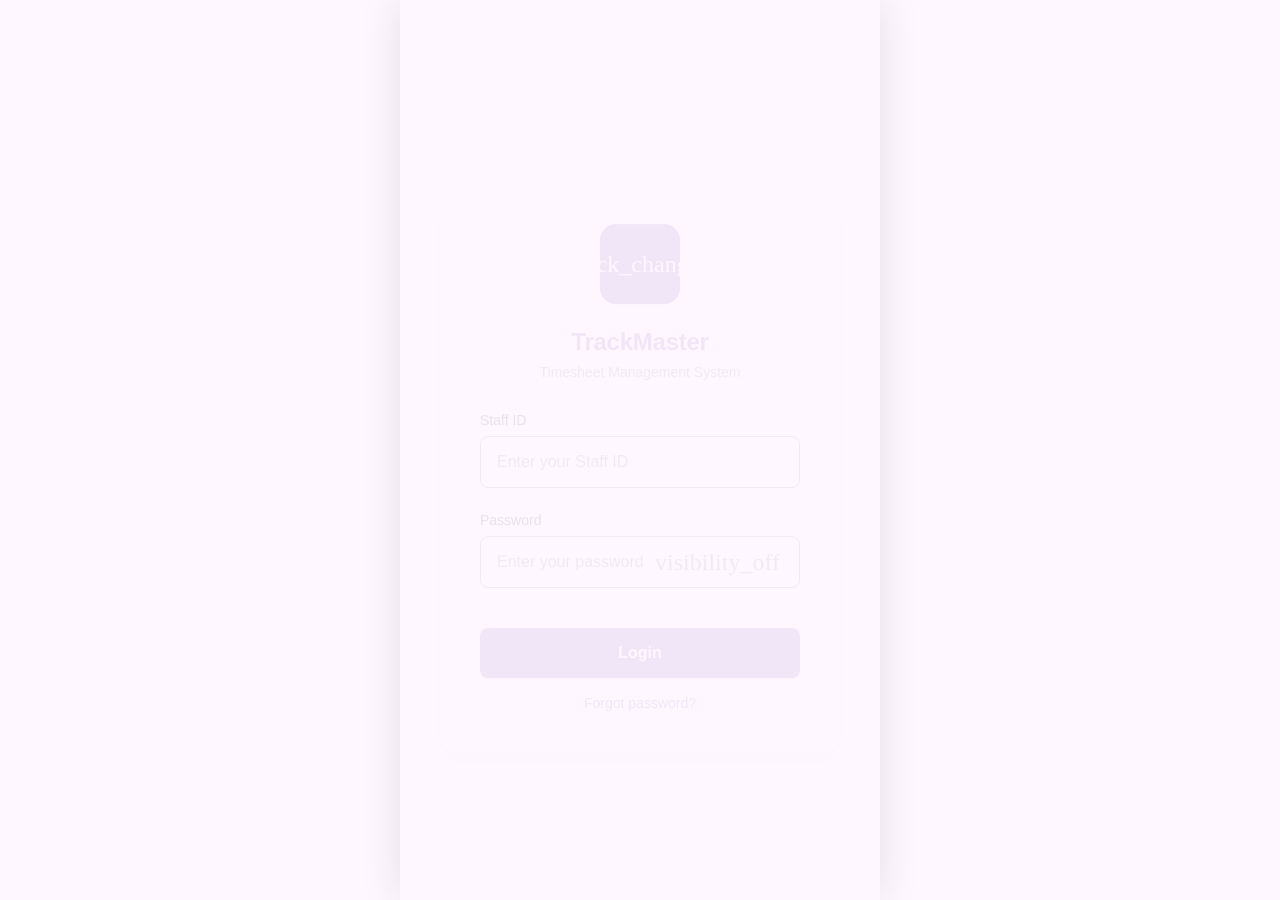
<file: index.html>
<!DOCTYPE html>
<html lang="en">
<head>
  <base target="_top">
  <meta charset="UTF-8">
  <meta name="viewport" content="width=device-width, initial-scale=1.0, maximum-scale=1.0, user-scalable=no, viewport-fit=cover">
  <meta name="theme-color" content="#6750A4">
  <meta name="apple-mobile-web-app-capable" content="yes">
  <meta name="apple-mobile-web-app-status-bar-style" content="black-translucent">
  <meta name="apple-mobile-web-app-title" content="TrackMaster">
  
  <link rel="manifest" href="manifest.json">
  <link rel="icon" type="image/png" sizes="192x192" href="https://www.gstatic.com/images/branding/product/1x/drive_2020q4_192dp.png">
  <link rel="apple-touch-icon" href="https://www.gstatic.com/images/branding/product/1x/drive_2020q4_192dp.png">
  
  <!-- Preconnect for faster loading -->
  <link rel="preconnect" href="https://fonts.googleapis.com">
  <link rel="preconnect" href="https://fonts.gstatic.com" crossorigin>
  <link rel="preconnect" href="https://script.google.com">
  <link rel="dns-prefetch" href="https://script.google.com">
  
  <link href="https://fonts.googleapis.com/css2?family=Inter:wght@300;400;500;600;700&display=swap" rel="stylesheet">
  <link href="https://fonts.googleapis.com/icon?family=Material+Icons+Round" rel="stylesheet">
  <link rel="stylesheet" href="https://cdnjs.cloudflare.com/ajax/libs/font-awesome/6.4.0/css/all.min.css">
  <link rel="stylesheet" href="style.css">
  
  <style>
    /* Additional styles */
    .filter-bar {
      display: flex;
      gap: 10px;
      margin-bottom: 20px;
      overflow-x: auto;
      padding: 5px 0;
    }
    
    .filter-chip {
      padding: 8px 16px;
      border-radius: 20px;
      background: var(--surface-container);
      border: none;
      cursor: pointer;
      white-space: nowrap;
      font-size: 14px;
    }
    
    .filter-chip.active {
      background: var(--primary);
      color: white;
    }
    
    .badge {
      background: var(--primary-light);
      color: var(--primary);
      padding: 4px 8px;
      border-radius: 12px;
      font-size: 12px;
    }
    
    .activity-item.pending {
      border-left-color: var(--warning);
    }
    
    .report-types {
      display: grid;
      grid-template-columns: repeat(2, 1fr);
      gap: 12px;
      margin-bottom: 24px;
    }
    
    .report-type-card {
      background: var(--white);
      border-radius: var(--radius);
      padding: 20px;
      box-shadow: var(--shadow);
      text-align: center;
      cursor: pointer;
      transition: all 0.2s;
      border: 2px solid transparent;
    }
    
    .report-type-card.selected {
      border-color: var(--primary);
      background: var(--primary-light);
    }
    
    .report-icon {
      width: 48px;
      height: 48px;
      border-radius: 12px;
      background: var(--primary-light);
      color: var(--primary);
      display: flex;
      align-items: center;
      justify-content: center;
      margin: 0 auto 12px;
      font-size: 20px;
    }
    
    .report-type-card.selected .report-icon {
      background: var(--primary);
      color: white;
    }
    
    .date-range {
      display: grid;
      grid-template-columns: 1fr 1fr;
      gap: 12px;
    }
    
    .format-options {
      display: flex;
      gap: 12px;
      margin-top: 8px;
    }
    
    .format-option {
      flex: 1;
      padding: 12px;
      border: 2px solid var(--outline);
      border-radius: 8px;
      text-align: center;
      cursor: pointer;
      transition: all 0.2s;
    }
    
    .format-option.selected {
      border-color: var(--primary);
      background: var(--primary-light);
    }
    
    .format-icon {
      font-size: 24px;
      margin-bottom: 8px;
      color: var(--outline);
    }
    
    .format-option.selected .format-icon {
      color: var(--primary);
    }
    
    .report-preview {
      background: var(--surface-container);
      border-radius: var(--radius-md);
      padding: 20px;
      margin-bottom: 24px;
    }
    
    .preview-header {
      display: flex;
      justify-content: space-between;
      align-items: center;
      margin-bottom: 16px;
    }
    
    .preview-content {
      max-height: 300px;
      overflow-y: auto;
      border: 1px solid var(--outline);
      border-radius: 8px;
      padding: 12px;
      background: var(--surface);
    }
    
    .preview-table {
      width: 100%;
      border-collapse: collapse;
      font-size: 12px;
    }
    
    .preview-table th {
      background: var(--primary-light);
      color: var(--primary);
      padding: 8px;
      text-align: left;
      border-bottom: 2px solid var(--primary);
    }
    
    .preview-table td {
      padding: 8px;
      border-bottom: 1px solid var(--outline);
    }
    
    .recent-reports {
      background: var(--surface-container);
      border-radius: var(--radius-md);
      padding: 20px;
      margin-top: 24px;
    }
    
    .reports-list {
      display: flex;
      flex-direction: column;
      gap: 12px;
      margin-top: 16px;
    }
    
    .report-item {
      display: flex;
      align-items: center;
      gap: 12px;
      padding: 12px;
      background: var(--surface);
      border-radius: 8px;
      cursor: pointer;
    }
    
    .report-item-icon {
      width: 40px;
      height: 40px;
      border-radius: 8px;
      background: var(--primary-light);
      color: var(--primary);
      display: flex;
      align-items: center;
      justify-content: center;
    }
    
    .report-item-info {
      flex: 1;
    }
    
    .report-item-name {
      font-weight: 600;
      font-size: 14px;
      margin-bottom: 2px;
    }
    
    .report-item-details {
      display: flex;
      gap: 12px;
      font-size: 12px;
      color: var(--outline);
    }
    
    .action-btn {
      width: 32px;
      height: 32px;
      border-radius: 50%;
      background: var(--surface);
      border: none;
      color: var(--outline);
      cursor: pointer;
    }
    
    .more-menu {
      display: flex;
      flex-direction: column;
      gap: var(--spacing-sm);
    }
    
    .more-item {
      display: flex;
      align-items: center;
      gap: var(--spacing-lg);
      padding: var(--spacing-lg);
      background: var(--surface-container);
      border-radius: var(--radius-md);
      cursor: pointer;
    }
    
    .more-icon {
      width: 40px;
      height: 40px;
      border-radius: var(--radius-full);
      background: var(--primary-light);
      color: var(--primary);
      display: flex;
      align-items: center;
      justify-content: center;
    }
    
    .more-content {
      flex: 1;
    }
    
    .more-title {
      font-weight: 600;
      margin-bottom: 4px;
    }
    
    .more-subtitle {
      font-size: 12px;
      color: var(--outline);
    }
    
    .info-grid {
      display: flex;
      flex-direction: column;
      gap: var(--spacing-sm);
    }
    
    .info-row {
      display: flex;
      justify-content: space-between;
      padding: var(--spacing-sm) 0;
      border-bottom: 1px solid var(--outline);
    }
    
    .error-container {
      text-align: center;
      padding: 40px 20px;
    }
    
    .error-icon {
      font-size: 48px;
      color: var(--error);
      margin-bottom: 16px;
    }
    
    .retry-button {
      margin-top: 20px;
    }
  </style>
</head>
<body>
  <div id="app">
    <div class="app-shell">
      <!-- App Bar -->
      <div class="app-bar">
        <div class="app-bar-content">
          <div class="app-title">TrackMaster</div>
        </div>
        <div class="app-actions">
          <button class="icon-button" onclick="refreshData()" title="Refresh">
            <span class="material-icons-round">refresh</span>
          </button>
          <button class="icon-button" onclick="showNotifications()" title="Notifications">
            <span class="material-icons-round">notifications</span>
          </button>
          <button class="icon-button" onclick="logout()" title="Logout">
            <span class="material-icons-round">logout</span>
          </button>
        </div>
      </div>
      
      <!-- Offline Indicator -->
      <div id="offlineIndicator" class="offline-indicator" style="display: none;">
        <span class="material-icons-round">cloud_off</span>
        You're offline
      </div>
      
      <!-- Main Content -->
      <div class="main-content">
        <div class="page-container">
          <div class="page" id="currentPage"></div>
        </div>
      </div>
      
      <!-- Floating Action Button -->
      <button class="fab" onclick="window.location.href='newactivity.html'" title="New Activity">
        <span class="material-icons-round">add</span>
      </button>
      
      <!-- Bottom Navigation -->
      <div class="bottom-nav">
        <a href="#" class="nav-item" onclick="navigateTo('home'); return false;">
          <span class="material-icons-round nav-icon">home</span>
          <span class="nav-label">Home</span>
        </a>
        <a href="#" class="nav-item" onclick="navigateTo('myactivity'); return false;">
          <span class="material-icons-round nav-icon">list_alt</span>
          <span class="nav-label">Activity</span>
        </a>
        <a href="#" class="nav-item" onclick="navigateTo('myteam'); return false;">
          <span class="material-icons-round nav-icon">groups</span>
          <span class="nav-label">Team</span>
        </a>
        <a href="#" class="nav-item" onclick="navigateTo('reports'); return false;">
          <span class="material-icons-round nav-icon">download</span>
          <span class="nav-label">Reports</span>
        </a>
        <a href="#" class="nav-item" onclick="navigateTo('more'); return false;">
          <span class="material-icons-round nav-icon">more_horiz</span>
          <span class="nav-label">More</span>
        </a>
      </div>
    </div>
    
    <!-- Install Prompt -->
    <div id="installPrompt" class="install-prompt" style="display: none;">
      <div class="install-header">
        <div class="install-icon">
          <span class="material-icons-round">install_mobile</span>
        </div>
        <div>
          <div class="install-title">Install TrackMaster</div>
          <div class="install-subtitle">Add to home screen</div>
        </div>
      </div>
      <div class="install-actions">
        <button class="btn btn-primary" style="flex: 1;" onclick="installApp()">Install</button>
        <button class="btn btn-secondary" style="flex: 1;" onclick="dismissInstall()">Not Now</button>
      </div>
    </div>
    
    <!-- Loading Overlay -->
    <div class="loading-overlay" id="loading">
      <div class="spinner"></div>
      <div id="loadingText">Loading...</div>
    </div>
    
    <!-- Toast Container -->
    <div class="toast-container" id="toastContainer"></div>
  </div>
  
  <script src="api.js"></script>
  <script>
    // App State
    const appState = {
      currentUser: null,
      isOnline: navigator.onLine,
      deferredPrompt: null,
      currentPage: 'home',
      offlineActivities: JSON.parse(localStorage.getItem('offlineActivities') || '[]'),
      recentReports: JSON.parse(localStorage.getItem('recentReports') || '[]'),
      reportType: 'weekly',
      format: 'pdf',
      previewData: null
    };
    
    // Page Cache
    const pageCache = new Map();
    
    // Check authentication
    function checkAuth() {
      const savedUser = localStorage.getItem('trackmaster_user');
      const sessionUser = sessionStorage.getItem('trackmaster_session');
      
      if (savedUser) {
        try {
          const userData = JSON.parse(savedUser);
          if (Date.now() < (userData.expiry || 0)) {
            appState.currentUser = userData;
            return true;
          }
        } catch (e) {}
      } else if (sessionUser) {
        try {
          appState.currentUser = JSON.parse(sessionUser);
          return true;
        } catch (e) {}
      }
      
      window.location.href = 'login.html';
      return false;
    }
    
    // Initialize App
    async function initApp() {
      if (!checkAuth()) return;
      
      setupEventListeners();
      registerServiceWorker();
      
      const hash = window.location.hash.substring(1);
      const initialPage = hash || 'home';
      
      updateActiveNav(initialPage);
      await navigateTo(initialPage, false);
      
      setTimeout(checkInstallPrompt, 3000);
    }
    
    // Register Service Worker
    function registerServiceWorker() {
      if ('serviceWorker' in navigator) {
        navigator.serviceWorker.register('sw.js').catch(err => {
          console.log('ServiceWorker registration failed:', err);
        });
      }
    }
    
    // Setup event listeners
    function setupEventListeners() {
      window.addEventListener('online', () => {
        appState.isOnline = true;
        document.getElementById('offlineIndicator').style.display = 'none';
        showToast('You are back online!', 'success');
        syncOfflineActivities();
      });
      
      window.addEventListener('offline', () => {
        appState.isOnline = false;
        document.getElementById('offlineIndicator').style.display = 'flex';
        showToast('You are offline', 'warning');
      });
      
      window.addEventListener('popstate', (e) => {
        const page = e.state?.page || 'home';
        navigateTo(page, false);
      });
      
      window.addEventListener('beforeinstallprompt', (e) => {
        e.preventDefault();
        appState.deferredPrompt = e;
      });
    }
    
    // Update active navigation
    function updateActiveNav(page) {
      const navMap = { home: 0, myactivity: 1, myteam: 2, reports: 3, more: 4 };
      document.querySelectorAll('.nav-item').forEach((item, index) => {
        if (index === navMap[page]) {
          item.classList.add('active');
        } else {
          item.classList.remove('active');
        }
      });
    }
    
    // Navigation
    async function navigateTo(page, addToHistory = true) {
      event?.preventDefault();
      
      appState.currentPage = page;
      updateActiveNav(page);
      
      if (addToHistory) {
        history.pushState({ page }, '', '#' + page);
      }
      
      const container = document.getElementById('currentPage');
      
      // Show loading
      container.innerHTML = `
        <div class="card">
          <div class="loading">Loading...</div>
        </div>
      `;
      
      await loadPageContent(page);
    }
    
    // Load page content
    async function loadPageContent(page) {
      const container = document.getElementById('currentPage');
      
      try {
        let html = '';
        
        switch(page) {
          case 'home':
            html = await loadDashboard();
            break;
          case 'myactivity':
            html = await loadMyActivity();
            break;
          case 'myteam':
            html = await loadMyTeam();
            break;
          case 'reports':
            html = loadReports();
            break;
          case 'more':
            html = loadMore();
            break;
        }
        
        pageCache.set(page, html);
        container.innerHTML = html;
        
        // Initialize page-specific functions
        if (page === 'reports') initReportsPage();
        
      } catch (error) {
        console.error('Error loading page:', error);
        container.innerHTML = `
          <div class="card error-container">
            <span class="material-icons-round error-icon">error</span>
            <h3>Failed to Load</h3>
            <p style="color: var(--outline); margin: 16px 0;">${error.message || 'Unknown error'}</p>
            <button class="btn btn-primary retry-button" onclick="navigateTo('${page}')">
              Retry
            </button>
          </div>
        `;
      }
    }
    
    // Load Dashboard
    async function loadDashboard() {
      if (!appState.currentUser) return '<div class="card">Please login</div>';
      
      try {
        const result = await API.getDashboardStats(appState.currentUser.staffId);
        
        if (result.success) {
          const stats = result.stats || {};
          return `
            <div class="card">
              <div class="card-header">
                <h3 class="card-title">
                  <span class="material-icons-round">dashboard</span>
                  Welcome, ${escapeHtml(appState.currentUser.name)}
                </h3>
              </div>
              <div class="stats-grid">
                <div class="stat-card">
                  <div class="stat-value">${stats.weekly || 0}</div>
                  <div class="stat-label">This Week</div>
                </div>
                <div class="stat-card">
                  <div class="stat-value">${stats.monthly || 0}</div>
                  <div class="stat-label">This Month</div>
                </div>
                <div class="stat-card">
                  <div class="stat-value">${stats.total || 0}</div>
                  <div class="stat-label">Total</div>
                </div>
                <div class="stat-card">
                  <div class="stat-value">${stats.pending || 0}</div>
                  <div class="stat-label">Pending</div>
                </div>
              </div>
            </div>
          `;
        }
        return '<div class="card">No data available</div>';
      } catch (error) {
        console.error('Dashboard error:', error);
        return '<div class="card">Error loading dashboard</div>';
      }
    }
    
    // Load My Activity - FIXED
    async function loadMyActivity() {
      if (!appState.currentUser) return '<div class="card">Please login</div>';
      
      try {
        console.log('Loading activities for:', appState.currentUser.staffId);
        const result = await API.getUserActivities(appState.currentUser.staffId, 'all');
        console.log('Activities result:', result);
        
        if (result.success && result.activities && result.activities.length > 0) {
          // Group by month
          const grouped = {};
          result.activities.forEach(activity => {
            if (!activity.date) return;
            const date = new Date(activity.date);
            const monthYear = date.toLocaleString('default', { month: 'long', year: 'numeric' });
            if (!grouped[monthYear]) grouped[monthYear] = [];
            grouped[monthYear].push(activity);
          });
          
          let html = `
            <div class="filter-bar">
              <button class="filter-chip active" onclick="filterActivities('all')">All</button>
              <button class="filter-chip" onclick="filterActivities('weekly')">This Week</button>
              <button class="filter-chip" onclick="filterActivities('monthly')">This Month</button>
            </div>
          `;
          
          Object.entries(grouped).forEach(([month, activities]) => {
            html += `
              <div class="card">
                <div class="card-header">
                  <h3 class="card-title">${month}</h3>
                  <span class="badge">${activities.length} activities</span>
                </div>
                <div class="activity-list">
                  ${activities.map(a => `
                    <div class="activity-item ${a.status === 'Pending Approval' ? 'pending' : ''}" onclick="editActivity('${a.rowId}')">
                      <div class="activity-header">
                        <span class="activity-date">${a.date || 'No date'}</span>
                        <span class="activity-day" style="color: ${a.status === 'Approved' ? 'var(--success)' : 'var(--warning)'}">
                          ${a.status || 'Unknown'}
                        </span>
                      </div>
                      <div class="activity-description">${escapeHtml(a.description || 'No description')}</div>
                      <div class="activity-meta">
                        ${a.location ? `
                          <span class="activity-meta-item">
                            <span class="material-icons-round">location_on</span>
                            ${a.location}
                          </span>
                        ` : ''}
                        <span class="activity-meta-item">
                          <span class="material-icons-round">groups</span>
                          ${a.teamMembers?.length || 1} member(s)
                        </span>
                      </div>
                    </div>
                  `).join('')}
                </div>
              </div>
            `;
          });
          
          return html;
        }
        
        // No activities
        return `
          <div class="card">
            <div style="text-align: center; padding: 40px 20px;">
              <span class="material-icons-round" style="font-size: 48px; color: var(--outline);">assignment</span>
              <h3>No Activities Found</h3>
              <p style="color: var(--outline); margin: 20px 0;">Start by adding your first activity</p>
              <button class="btn btn-primary" onclick="window.location.href='newactivity.html'">
                <span class="material-icons-round">add</span>
                Add New Activity
              </button>
            </div>
          </div>
        `;
      } catch (error) {
        console.error('Activity error:', error);
        return `
          <div class="card error-container">
            <span class="material-icons-round error-icon">error</span>
            <h3>Failed to Load Activities</h3>
            <p style="color: var(--outline); margin: 16px 0;">${error.message}</p>
            <button class="btn btn-primary retry-button" onclick="loadPageContent('myactivity')">
              Retry
            </button>
          </div>
        `;
      }
    }
    
    // Load My Team - FIXED with all columns
    async function loadMyTeam() {
      try {
        console.log('Loading team members...');
        const result = await API.getTeamMembers();
        console.log('Team result:', result);
        
        if (result.success && result.members && result.members.length > 0) {
          return `
            <div class="card">
              <div class="card-header">
                <h3 class="card-title">
                  <span class="material-icons-round">groups</span>
                  Team Members (${result.members.length})
                </h3>
              </div>
              <div class="team-grid">
                ${result.members.map(member => `
                  <div class="team-member">
                    <div class="member-header">
                      <div class="member-avatar" style="background: ${getAvatarColor(member.staffId || '')}">
                        ${getInitials(member.name)}
                      </div>
                      <div class="member-info">
                        <h4>${escapeHtml(member.name || 'Unknown')}</h4>
                        <div class="member-role">${escapeHtml(member.designation || 'Team Member')}</div>
                      </div>
                    </div>
                    <div style="margin-top: 12px; font-size: 13px;">
                      <div style="margin-bottom: 4px;"><strong>ID:</strong> ${escapeHtml(member.staffId || 'N/A')}</div>
                      <div style="margin-bottom: 4px;"><strong>Contact:</strong> ${escapeHtml(member.contactNo || 'N/A')}</div>
                      <div style="margin-bottom: 4px;"><strong>Email:</strong> ${escapeHtml(member.email || 'N/A')}</div>
                      <div><strong>Role:</strong> ${escapeHtml(member.role || 'User')}</div>
                    </div>
                  </div>
                `).join('')}
              </div>
            </div>
          `;
        }
        
        return `
          <div class="card">
            <div style="text-align: center; padding: 40px;">
              <span class="material-icons-round" style="font-size: 48px; color: var(--outline);">groups</span>
              <h3>No Team Members Found</h3>
            </div>
          </div>
        `;
      } catch (error) {
        console.error('Team error:', error);
        return `
          <div class="card error-container">
            <span class="material-icons-round error-icon">error</span>
            <h3>Failed to Load Team</h3>
            <p style="color: var(--outline); margin: 16px 0;">${error.message}</p>
            <button class="btn btn-primary retry-button" onclick="loadPageContent('myteam')">
              Retry
            </button>
          </div>
        `;
      }
    }
    
    // Filter activities
    async function filterActivities(filter) {
      document.querySelectorAll('.filter-chip').forEach(chip => {
        chip.classList.remove('active');
      });
      event.target.classList.add('active');
      
      document.getElementById('loading').style.display = 'flex';
      
      try {
        const result = await API.getUserActivities(appState.currentUser.staffId, filter);
        
        if (result.success) {
          pageCache.delete('myactivity');
          await loadPageContent('myactivity');
        }
      } catch (error) {
        showToast('Error filtering activities', 'error');
      } finally {
        document.getElementById('loading').style.display = 'none';
      }
    }
    
// Load Reports - Updated to match image design
function loadReports() {
  return `
    <!-- Report Types - Updated to match image -->
    <div class="report-types">
      <div class="report-type-card ${appState.reportType === 'weekly' ? 'selected' : ''}" onclick="selectReportType('weekly')">
        <div class="report-icon">
          <span class="material-icons-round">calendar_month</span>
        </div>
        <div class="report-text">
          <div class="report-title">Weekly Timesheet</div>
          <div class="report-desc">Last 7 days summary</div>
        </div>
      </div>
      
      <div class="report-type-card ${appState.reportType === 'monthly' ? 'selected' : ''}" onclick="selectReportType('monthly')">
        <div class="report-icon">
          <span class="material-icons-round">calendar_today</span>
        </div>
        <div class="report-text">
          <div class="report-title">Monthly Report</div>
          <div class="report-desc">Complete month summary</div>
        </div>
      </div>
    </div>
    
    <!-- Report Form -->
    <div class="card">
      <div class="card-header">
        <h3 class="card-title">
          <span class="material-icons-round">settings</span>
          Report Configuration
        </h3>
      </div>
      
      <div class="form-group">
        <label class="form-label required">Date Range</label>
        <div class="date-range">
          <div>
            <label style="font-size: 12px; color: var(--outline);">Start Date</label>
            <input type="date" class="form-input" id="startDate" required>
          </div>
          <div>
            <label style="font-size: 12px; color: var(--outline);">End Date</label>
            <input type="date" class="form-input" id="endDate" required>
          </div>
        </div>
      </div>
      
      <div class="form-group">
        <label class="form-label required">Format</label>
        <div class="format-options">
          <div class="format-option ${appState.format === 'pdf' ? 'selected' : ''}" onclick="selectFormat('pdf')">
            <div class="format-icon">
              <i class="fas fa-file-pdf"></i>
            </div>
            <div class="format-name">PDF</div>
          </div>
          
          <div class="format-option ${appState.format === 'excel' ? 'selected' : ''}" onclick="selectFormat('excel')">
            <div class="format-icon">
              <i class="fas fa-file-excel"></i>
            </div>
            <div class="format-name">Excel</div>
          </div>
          
          <div class="format-option ${appState.format === 'csv' ? 'selected' : ''}" onclick="selectFormat('csv')">
            <div class="format-icon">
              <i class="fas fa-file-csv"></i>
            </div>
            <div class="format-name">CSV</div>
          </div>
        </div>
      </div>
      
      <div style="display: flex; gap: var(--spacing-md); margin-top: var(--spacing-lg);">
        <button class="btn btn-secondary btn-full" onclick="previewReport()">
          <span class="material-icons-round">visibility</span>
          Preview
        </button>
        <button class="btn btn-primary btn-full" onclick="generateReport()">
          <span class="material-icons-round">download</span>
          Download
        </button>
      </div>
    </div>
    
    <!-- Report Preview -->
    <div class="report-preview" id="reportPreview" style="display: none;">
      <div class="preview-header">
        <h3>Report Preview</h3>
        <button class="action-btn" onclick="closePreview()">
          <i class="fas fa-times"></i>
        </button>
      </div>
      <div class="preview-content" id="previewContent"></div>
    </div>
    
    <!-- Recent Reports -->
    <div class="recent-reports">
      <div class="card-header">
        <h3 class="card-title">
          <span class="material-icons-round">history</span>
          Recent Reports
        </h3>
      </div>
      
      <div class="reports-list" id="recentReportsList">
        ${renderRecentReports()}
      </div>
    </div>
  `;
}    
    // Load More
    function loadMore() {
      return `
        <div class="card">
          <div class="card-header">
            <h3 class="card-title">
              <span class="material-icons-round">person</span>
              Profile
            </h3>
          </div>
          <div style="display: flex; align-items: center; gap: var(--spacing-lg); padding: var(--spacing-md);">
            <div class="member-avatar" style="width: 64px; height: 64px; font-size: 24px; background: var(--primary);">
              ${getInitials(appState.currentUser?.name)}
            </div>
            <div>
              <h4>${escapeHtml(appState.currentUser?.name || 'User')}</h4>
              <div style="color: var(--outline);">${escapeHtml(appState.currentUser?.staffId || '')}</div>
              <div style="color: var(--outline);">${escapeHtml(appState.currentUser?.designation || '')}</div>
            </div>
          </div>
        </div>
        
        <div class="more-menu">
          <div class="more-item" onclick="showProfile()">
            <div class="more-icon"><span class="material-icons-round">edit</span></div>
            <div class="more-content">
              <div class="more-title">Edit Profile</div>
              <div class="more-subtitle">Update your information</div>
            </div>
          </div>
          
          <div class="more-item" onclick="showNotificationsSettings()">
            <div class="more-icon"><span class="material-icons-round">notifications</span></div>
            <div class="more-content">
              <div class="more-title">Notifications</div>
              <div class="more-subtitle">Manage preferences</div>
            </div>
          </div>
          
          <div class="more-item" onclick="showPrivacySettings()">
            <div class="more-icon"><span class="material-icons-round">security</span></div>
            <div class="more-content">
              <div class="more-title">Privacy & Security</div>
              <div class="more-subtitle">Manage settings</div>
            </div>
          </div>
          
          <div class="more-item" onclick="showHelp()">
            <div class="more-icon"><span class="material-icons-round">help</span></div>
            <div class="more-content">
              <div class="more-title">Help & Support</div>
              <div class="more-subtitle">FAQs and support</div>
            </div>
          </div>
          
          <div class="more-item" onclick="clearCache()">
            <div class="more-icon"><span class="material-icons-round">delete</span></div>
            <div class="more-content">
              <div class="more-title">Clear Cache</div>
              <div class="more-subtitle">Free up space</div>
            </div>
          </div>
          
          <div class="more-item" onclick="showAbout()">
            <div class="more-icon"><span class="material-icons-round">info</span></div>
            <div class="more-content">
              <div class="more-title">About</div>
              <div class="more-subtitle">Version 1.0.0</div>
            </div>
          </div>
        </div>
        
        <div class="card">
          <div class="card-header">
            <h3 class="card-title">Storage Info</h3>
          </div>
          <div class="info-grid">
            <div class="info-row">
              <span class="info-label">Offline Activities</span>
              <span class="info-value">${appState.offlineActivities.length}</span>
            </div>
            <div class="info-row">
              <span class="info-label">Recent Reports</span>
              <span class="info-value">${appState.recentReports.length}</span>
            </div>
            <div class="info-row">
              <span class="info-label">Storage Used</span>
              <span class="info-value">${(JSON.stringify(localStorage).length / 1024).toFixed(2)} KB</span>
            </div>
          </div>
        </div>
      `;
    }
    
    // Render recent reports
    function renderRecentReports() {
      if (!appState.recentReports || appState.recentReports.length === 0) {
        return `<div style="text-align: center; padding: 20px; color: var(--outline);">No recent reports</div>`;
      }
      
      return appState.recentReports.slice(0, 5).map((report, index) => {
        const icon = report.format === 'pdf' ? 'file-pdf' : 
                    report.format === 'excel' ? 'file-excel' : 'file-csv';
        
        return `
          <div class="report-item">
            <div class="report-item-icon"><i class="fas fa-${icon}"></i></div>
            <div class="report-item-info">
              <div class="report-item-name">${report.name || 'Report'}</div>
              <div class="report-item-details">
                <span>${report.type || 'Report'}</span>
                <span>${report.date || ''}</span>
              </div>
            </div>
            <div class="report-item-actions">
              <button class="action-btn" onclick="downloadRecentReport(${index})">
                <i class="fas fa-download"></i>
              </button>
              <button class="action-btn" onclick="deleteRecentReport(${index})">
                <i class="fas fa-trash"></i>
              </button>
            </div>
          </div>
        `;
      }).join('');
    }
    
    // Report Functions
    function selectReportType(type) {
      appState.reportType = type;
      document.querySelectorAll('.report-type-card').forEach(c => c.classList.remove('selected'));
      event.currentTarget.classList.add('selected');
      
      const today = new Date();
      const startDate = new Date(today);
      startDate.setDate(today.getDate() - (type === 'weekly' ? 7 : 30));
      
      document.getElementById('startDate').valueAsDate = startDate;
      document.getElementById('endDate').valueAsDate = today;
    }
    
    function selectFormat(format) {
      appState.format = format;
      document.querySelectorAll('.format-option').forEach(o => o.classList.remove('selected'));
      event.currentTarget.classList.add('selected');
    }
    
    function initReportsPage() {
      const today = new Date();
      const startDate = new Date(today);
      startDate.setDate(today.getDate() - 7);
      
      const startInput = document.getElementById('startDate');
      const endInput = document.getElementById('endDate');
      
      if (startInput && endInput) {
        startInput.valueAsDate = startDate;
        endInput.valueAsDate = today;
      }
    }
    
    async function previewReport() {
      const startDate = document.getElementById('startDate').value;
      const endDate = document.getElementById('endDate').value;
      
      if (!startDate || !endDate) {
        showToast('Select dates', 'error');
        return;
      }
      
      showLoading('Loading preview...');
      
      try {
        const result = await API.getUserActivities(appState.currentUser.staffId, 'all');
        
        if (result.success) {
          const start = new Date(startDate);
          const end = new Date(endDate);
          
          const filtered = (result.activities || []).filter(a => {
            const ad = new Date(a.date);
            return ad >= start && ad <= end;
          });
          
          const previewContent = document.getElementById('previewContent');
          
          if (filtered.length === 0) {
            previewContent.innerHTML = '<div style="text-align: center; padding: 20px;">No activities found</div>';
          } else {
            previewContent.innerHTML = `
              <table class="preview-table">
                <thead><tr><th>Date</th><th>Description</th><th>Status</th></tr></thead>
                <tbody>
                  ${filtered.slice(0, 10).map(a => `
                    <tr>
                      <td>${a.date}</td>
                      <td>${escapeHtml(a.description).substring(0, 30)}</td>
                      <td>${a.status}</td>
                    </tr>
                  `).join('')}
                </tbody>
              </table>
              ${filtered.length > 10 ? `<div style="margin-top: 8px;">... and ${filtered.length - 10} more</div>` : ''}
            `;
          }
          
          document.getElementById('reportPreview').style.display = 'block';
        }
      } catch (error) {
        showToast('Preview failed', 'error');
      } finally {
        hideLoading();
      }
    }
    
    function closePreview() {
      document.getElementById('reportPreview').style.display = 'none';
    }
    
    async function generateReport() {
      const startDate = document.getElementById('startDate').value;
      const endDate = document.getElementById('endDate').value;
      
      if (!startDate || !endDate) {
        showToast('Select dates', 'error');
        return;
      }
      
      showLoading('Generating...');
      
      try {
        const result = await API.generateReport(
          appState.currentUser.staffId,
          appState.reportType,
          appState.format,
          startDate,
          endDate
        );
        
        if (result.success) {
          const report = {
            id: Date.now(),
            name: `${appState.reportType} Report`,
            type: appState.reportType,
            format: appState.format,
            date: new Date().toLocaleDateString()
          };
          
          appState.recentReports.unshift(report);
          if (appState.recentReports.length > 10) appState.recentReports.pop();
          localStorage.setItem('recentReports', JSON.stringify(appState.recentReports));
          
          document.getElementById('recentReportsList').innerHTML = renderRecentReports();
          showToast('Report generated', 'success');
        }
      } catch (error) {
        showToast('Generation failed', 'error');
      } finally {
        hideLoading();
      }
    }
    
    function downloadRecentReport(index) {
      showToast('Downloading...', 'info');
    }
    
    function deleteRecentReport(index) {
      if (confirm('Delete this report?')) {
        appState.recentReports.splice(index, 1);
        localStorage.setItem('recentReports', JSON.stringify(appState.recentReports));
        document.getElementById('recentReportsList').innerHTML = renderRecentReports();
        showToast('Report deleted', 'success');
      }
    }
    
    // More functions
    function showProfile() { showToast('Profile settings', 'info'); }
    function showNotificationsSettings() { showToast('Notifications settings', 'info'); }
    function showPrivacySettings() { showToast('Privacy settings', 'info'); }
    function showHelp() { window.open('mailto:support@trackmaster.com'); }
    function showAbout() { showToast('TrackMaster v1.0.0', 'info'); }
    
    function clearCache() {
      if (confirm('Clear cache?')) {
        pageCache.clear();
        API.cache?.clear();
        appState.offlineActivities = [];
        localStorage.removeItem('offlineActivities');
        showToast('Cache cleared', 'success');
        loadPageContent('more');
      }
    }
    
    // Helper functions
    function getInitials(name) {
      if (!name) return 'U';
      return name.split(' ').map(n => n[0]).join('').substring(0, 2).toUpperCase();
    }
    
    function getAvatarColor(id) {
      const colors = ['#6750A4', '#0D904F', '#DC3545', '#FFC107', '#17A2B8'];
      const index = (id || '').split('').reduce((a, c) => a + c.charCodeAt(0), 0) % colors.length;
      return colors[index];
    }
    
    function escapeHtml(unsafe) {
      if (!unsafe) return '';
      return String(unsafe)
        .replace(/&/g, '&amp;')
        .replace(/</g, '&lt;')
        .replace(/>/g, '&gt;')
        .replace(/"/g, '&quot;')
        .replace(/'/g, '&#039;');
    }
    
    function editActivity(rowId) {
      sessionStorage.setItem('editActivityId', rowId);
      window.location.href = 'newactivity.html?edit=' + rowId;
    }
    
    function showNotifications() {
      showToast('No new notifications', 'info');
    }
    
    function checkInstallPrompt() {
      if (appState.deferredPrompt && !window.matchMedia('(display-mode: standalone)').matches) {
        document.getElementById('installPrompt').style.display = 'block';
      }
    }
    
    function installApp() {
      if (appState.deferredPrompt) {
        appState.deferredPrompt.prompt();
        appState.deferredPrompt = null;
        document.getElementById('installPrompt').style.display = 'none';
      }
    }
    
    function dismissInstall() {
      document.getElementById('installPrompt').style.display = 'none';
      localStorage.setItem('installPromptDismissed', Date.now());
    }
    
    async function syncOfflineActivities() {
      if (appState.offlineActivities.length > 0) {
        for (const activity of appState.offlineActivities) {
          try { await API.saveActivity(activity); } catch (e) {}
        }
        appState.offlineActivities = [];
        localStorage.removeItem('offlineActivities');
        showToast('Sync completed', 'success');
      }
    }
    
    function showLoading(text) {
      document.getElementById('loadingText').textContent = text || 'Loading...';
      document.getElementById('loading').style.display = 'flex';
    }
    
    function hideLoading() {
      document.getElementById('loading').style.display = 'none';
    }
    
    function refreshData() {
      pageCache.clear();
      API.cache?.clear();
      loadPageContent(appState.currentPage);
      showToast('Refreshed', 'success');
    }
    
    function logout() {
      if (confirm('Logout?')) {
        localStorage.removeItem('trackmaster_user');
        sessionStorage.removeItem('trackmaster_session');
        window.location.href = 'login.html';
      }
    }
    
    function showToast(message, type) {
      const toast = document.createElement('div');
      toast.className = `toast ${type}`;
      toast.textContent = message;
      document.getElementById('toastContainer').appendChild(toast);
      setTimeout(() => toast.remove(), 3000);
    }
    
    window.onload = initApp;
  </script>
</body>
</html>
</file>
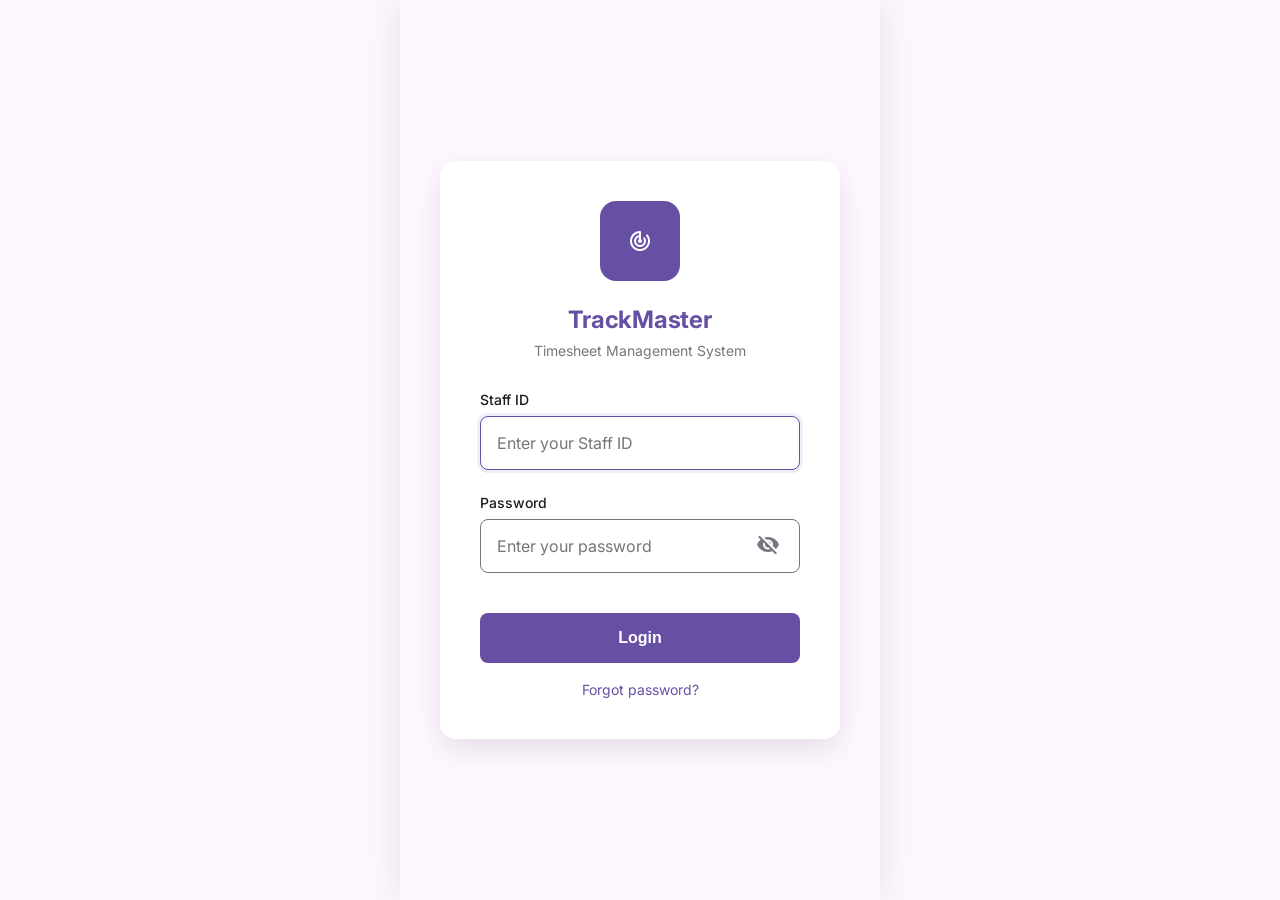
<file: login.html>
<!DOCTYPE html>
<html lang="en">
<head>
  <meta charset="UTF-8">
  <meta name="viewport" content="width=device-width, initial-scale=1.0, maximum-scale=1.0, user-scalable=no">
  <meta name="theme-color" content="#6750A4">
  
  <!-- Preconnect for faster loading -->
  <link rel="preconnect" href="https://fonts.googleapis.com">
  <link rel="preconnect" href="https://fonts.gstatic.com" crossorigin>
  <link rel="preconnect" href="https://script.google.com">
  
  <link href="https://fonts.googleapis.com/css2?family=Inter:wght@300;400;500;600;700&display=swap" rel="stylesheet">
  <link href="https://fonts.googleapis.com/icon?family=Material+Icons+Round" rel="stylesheet">
  <link rel="stylesheet" href="style.css">
  
  <style>
    .login-container {
      width: 100%;
      height: 100vh;
      display: flex;
      align-items: center;
      justify-content: center;
      padding: var(--spacing-lg);
      background: var(--surface);
    }
    
    .login-card {
      background: white;
      border-radius: var(--radius-lg);
      padding: var(--spacing-3xl);
      box-shadow: 0 10px 30px rgba(0,0,0,0.1);
      text-align: center;
      width: 100%;
      max-width: 400px;
      animation: slideUp 0.5s ease;
    }
    
    @keyframes slideUp {
      from {
        opacity: 0;
        transform: translateY(20px);
      }
      to {
        opacity: 1;
        transform: translateY(0);
      }
    }
    
    .app-logo {
      width: 80px;
      height: 80px;
      border-radius: var(--radius-lg);
      background: var(--primary);
      color: var(--on-primary);
      display: flex;
      align-items: center;
      justify-content: center;
      margin: 0 auto var(--spacing-xl);
      font-size: 32px;
    }
    
    .app-title {
      font-size: 24px;
      font-weight: 700;
      color: var(--primary);
      margin-bottom: var(--spacing-sm);
    }
    
    .app-subtitle {
      color: var(--outline);
      margin-bottom: var(--spacing-2xl);
      font-size: 14px;
    }
    
    .form-group {
      margin-bottom: var(--spacing-xl);
      text-align: left;
    }
    
    .form-label {
      display: block;
      margin-bottom: var(--spacing-sm);
      font-weight: 500;
      font-size: 14px;
    }
    
    .form-input {
      width: 100%;
      padding: var(--spacing-lg);
      border: 1px solid var(--outline);
      border-radius: var(--radius-sm);
      font-size: 16px;
      font-family: inherit;
      background: white;
      transition: all 0.3s ease;
    }
    
    .form-input:focus {
      outline: none;
      border-color: var(--primary);
      box-shadow: 0 0 0 3px rgba(103, 80, 164, 0.1);
    }
    
    .password-container {
      position: relative;
    }
    
    .toggle-password {
      position: absolute;
      right: var(--spacing-lg);
      top: 50%;
      transform: translateY(-50%);
      background: transparent;
      border: none;
      color: var(--outline);
      cursor: pointer;
      padding: var(--spacing-xs);
    }
    
    .login-button {
      width: 100%;
      padding: var(--spacing-lg);
      background: var(--primary);
      color: white;
      border: none;
      border-radius: var(--radius-sm);
      font-size: 16px;
      font-weight: 600;
      cursor: pointer;
      margin: var(--spacing-lg) 0;
      transition: all 0.3s ease;
      position: relative;
      overflow: hidden;
    }
    
    .login-button:hover {
      background: #5A4790;
      transform: translateY(-2px);
      box-shadow: 0 4px 12px rgba(103, 80, 164, 0.3);
    }
    
    .login-button:active {
      transform: translateY(0);
    }
    
    .login-button.loading {
      pointer-events: none;
      opacity: 0.7;
    }
    
    .login-button.loading::after {
      content: '';
      position: absolute;
      width: 20px;
      height: 20px;
      top: 50%;
      left: 50%;
      margin-left: -10px;
      margin-top: -10px;
      border: 2px solid transparent;
      border-top-color: white;
      border-radius: 50%;
      animation: button-spin 0.8s linear infinite;
    }
    
    @keyframes button-spin {
      to { transform: rotate(360deg); }
    }
    
    .error-message {
      color: var(--error);
      margin: var(--spacing-md) 0;
      font-size: 14px;
      display: none;
      padding: var(--spacing-sm);
      background: rgba(179, 38, 30, 0.1);
      border-radius: var(--radius-sm);
    }
    
    .forgot-password {
      text-align: center;
    }
    
    .forgot-password a {
      color: var(--primary);
      text-decoration: none;
      font-size: 14px;
      transition: color 0.3s;
    }
    
    .forgot-password a:hover {
      color: #5A4790;
      text-decoration: underline;
    }
    
    @keyframes shake {
      0%, 100% { transform: translateX(0); }
      10%, 30%, 50%, 70%, 90% { transform: translateX(-5px); }
      20%, 40%, 60%, 80% { transform: translateX(5px); }
    }
    
    .shake {
      animation: shake 0.5s;
    }
    
    @media (prefers-color-scheme: dark) {
      .login-card {
        background: #2D2B30;
      }
      
      .form-input {
        background: rgba(255, 255, 255, 0.05);
        border-color: rgba(255, 255, 255, 0.2);
        color: var(--on-surface);
      }
    }
  </style>
  <script src="api.js"></script>
</head>
<body>
  <div class="login-container">
    <div class="login-card">
      <div class="app-logo">
        <span class="material-icons-round">track_changes</span>
      </div>
      
      <h1 class="app-title">TrackMaster</h1>
      <p class="app-subtitle">Timesheet Management System</p>
      
      <form id="loginForm" onsubmit="return false;" autocomplete="off">
        <div class="form-group">
          <label class="form-label">Staff ID</label>
          <input type="text" class="form-input" id="username" placeholder="Enter your Staff ID" required autocomplete="username">
        </div>
        
        <div class="form-group">
          <label class="form-label">Password</label>
          <div class="password-container">
            <input type="password" class="form-input" id="password" placeholder="Enter your password" required autocomplete="current-password">
            <button type="button" class="toggle-password" onclick="togglePassword()" tabindex="-1">
              <span class="material-icons-round" id="toggleIcon">visibility_off</span>
            </button>
          </div>
        </div>
        
        <div class="error-message" id="errorMessage"></div>
        
        <button class="login-button" id="loginButton" onclick="login()">
          <span class="button-text">Login</span>
        </button>
        
        <div class="forgot-password">
          <a href="#" onclick="forgotPassword()">Forgot password?</a>
        </div>
      </form>
    </div>
  </div>
  
  <!-- Loading Overlay -->
  <div class="loading-overlay" id="loading">
    <div class="spinner"></div>
    <div>Logging in...</div>
  </div>
  
  <!-- Toast Container -->
  <div class="toast-container" id="toastContainer"></div>
  
  <script>
    // Check for saved credentials
    function checkSavedCredentials() {
      const savedUser = localStorage.getItem('trackmaster_user');
      if (savedUser) {
        try {
          const userData = JSON.parse(savedUser);
          if (Date.now() < (userData.expiry || 0)) {
            window.location.href = 'index.html';
            return true;
          }
        } catch (e) {}
      }
      return false;
    }
    
    // Toggle password visibility
    function togglePassword() {
      const passwordInput = document.getElementById('password');
      const toggleIcon = document.getElementById('toggleIcon');
      
      if (passwordInput.type === 'password') {
        passwordInput.type = 'text';
        toggleIcon.textContent = 'visibility';
      } else {
        passwordInput.type = 'password';
        toggleIcon.textContent = 'visibility_off';
      }
    }
    
    // Login function
    async function login() {
      const username = document.getElementById('username').value.trim();
      const password = document.getElementById('password').value;
      const loginButton = document.getElementById('loginButton');
      const errorElement = document.getElementById('errorMessage');
      
      if (!username || !password) {
        showError('Please enter both Staff ID and password');
        return;
      }
      
      // Show loading state
      loginButton.classList.add('loading');
      loginButton.disabled = true;
      errorElement.style.display = 'none';
      
      try {
        const result = await API.login(username, password);
        
        if (result.success) {
          // Save user data
          const userData = {
            ...result.user,
            expiry: Date.now() + (7 * 24 * 60 * 60 * 1000) // 7 days
          };
          
          localStorage.setItem('trackmaster_user', JSON.stringify(userData));
          
          showToast('Login successful! Redirecting...', 'success');
          
          setTimeout(() => {
            window.location.href = 'index.html';
          }, 1000);
        } else {
          loginButton.classList.remove('loading');
          loginButton.disabled = false;
          showError(result.message || 'Invalid credentials');
        }
      } catch (error) {
        loginButton.classList.remove('loading');
        loginButton.disabled = false;
        showError('Connection error. Please try again.');
      }
    }
    
    // Show error message
    function showError(message) {
      const errorElement = document.getElementById('errorMessage');
      errorElement.textContent = message;
      errorElement.style.display = 'block';
      errorElement.classList.add('shake');
      
      setTimeout(() => {
        errorElement.classList.remove('shake');
      }, 500);
    }
    
    // Show toast
    function showToast(message, type) {
      const toast = document.createElement('div');
      toast.className = `toast ${type}`;
      toast.textContent = message;
      
      document.getElementById('toastContainer').appendChild(toast);
      
      setTimeout(() => {
        toast.remove();
      }, 3000);
    }
    
    // Forgot password
    function forgotPassword() {
      showToast('Please contact your administrator', 'info');
    }
    
    // Enter key to submit
    document.addEventListener('keypress', function(e) {
      if (e.key === 'Enter') {
        login();
      }
    });
    
    // Check saved credentials on load
    window.onload = function() {
      if (!checkSavedCredentials()) {
        document.getElementById('username').focus();
      }
    };
  </script>
</body>
</html>
</file>
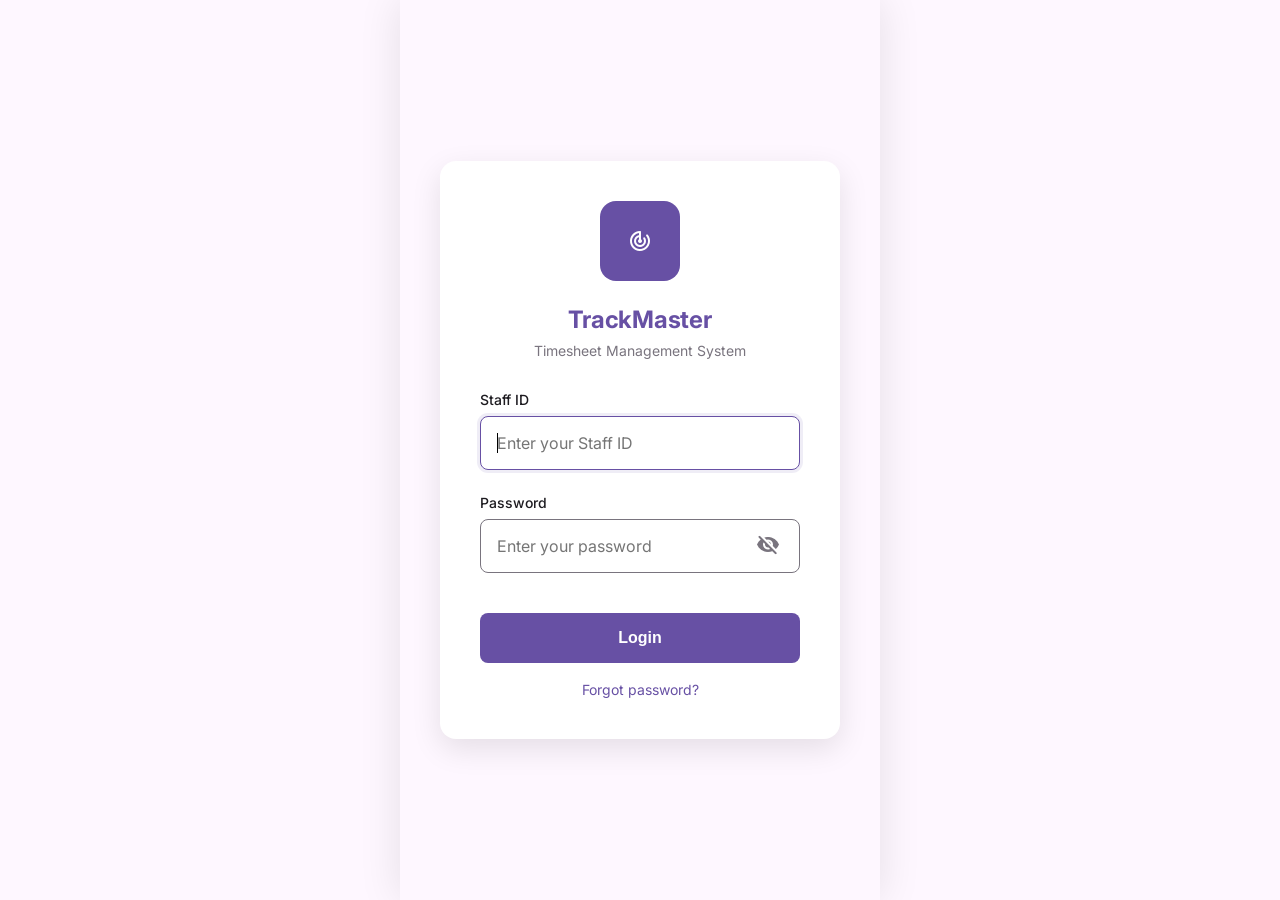
<file: newactivity.html>
<!DOCTYPE html>
<html lang="en">
<head>
  <meta charset="UTF-8">
  <meta name="viewport" content="width=device-width, initial-scale=1.0, maximum-scale=1.0, user-scalable=no">
  <meta name="theme-color" content="#6750A4">
  
  <link rel="preconnect" href="https://fonts.googleapis.com">
  <link rel="preconnect" href="https://fonts.gstatic.com" crossorigin>
  <link href="https://fonts.googleapis.com/css2?family=Inter:wght@300;400;500;600;700&display=swap" rel="stylesheet">
  <link href="https://fonts.googleapis.com/icon?family=Material+Icons+Round" rel="stylesheet">
  <link rel="stylesheet" href="style.css">
  
  <style>
    .container {
      height: calc(100vh - 64px);
      overflow-y: auto;
      padding: var(--spacing-lg);
      -webkit-overflow-scrolling: touch;
    }
    
    .image-upload-grid {
      display: grid;
      grid-template-columns: repeat(3, 1fr);
      gap: var(--spacing-sm);
      margin-top: var(--spacing-md);
    }
    
    .image-upload-item {
      aspect-ratio: 1;
      border: 2px dashed var(--outline);
      border-radius: var(--radius-sm);
      display: flex;
      align-items: center;
      justify-content: center;
      cursor: pointer;
      position: relative;
      overflow: hidden;
      background: var(--surface-container);
    }
    
    .image-preview {
      width: 100%;
      height: 100%;
      object-fit: cover;
    }
    
    .image-remove {
      position: absolute;
      top: 4px;
      right: 4px;
      width: 24px;
      height: 24px;
      border-radius: 50%;
      background: rgba(0,0,0,0.5);
      color: white;
      border: none;
      cursor: pointer;
    }
    
    .location-info {
      display: flex;
      align-items: center;
      gap: var(--spacing-md);
      margin-top: var(--spacing-md);
      padding: var(--spacing-md);
      background: var(--surface-container);
      border-radius: var(--radius-sm);
    }
    
    .selected-team {
      display: flex;
      flex-wrap: wrap;
      gap: var(--spacing-sm);
      margin-top: var(--spacing-md);
    }
    
    .team-chip {
      background: var(--primary-light);
      color: var(--primary);
      padding: var(--spacing-sm) var(--spacing-md);
      border-radius: 20px;
      font-size: 12px;
    }
    
    .button-group {
      display: flex;
      gap: var(--spacing-md);
      margin-top: var(--spacing-xl);
    }
    
    .modal {
      position: fixed;
      top: 0;
      left: 0;
      right: 0;
      bottom: 0;
      background: rgba(0,0,0,0.5);
      z-index: 2000;
      display: flex;
      align-items: center;
      justify-content: center;
    }
    
    .modal-content {
      background: white;
      border-radius: var(--radius-lg);
      width: 90%;
      max-width: 400px;
      max-height: 80vh;
      display: flex;
      flex-direction: column;
    }
    
    .modal-header {
      padding: var(--spacing-lg);
      border-bottom: 1px solid var(--outline);
      display: flex;
      justify-content: space-between;
    }
    
    .modal-body {
      padding: var(--spacing-lg);
      overflow-y: auto;
    }
    
    .modal-footer {
      padding: var(--spacing-lg);
      border-top: 1px solid var(--outline);
    }
    
    .team-checkbox-item {
      display: flex;
      align-items: center;
      gap: var(--spacing-md);
      padding: var(--spacing-md);
      border-bottom: 1px solid var(--outline);
      cursor: pointer;
    }
    
    @media (prefers-color-scheme: dark) {
      .modal-content {
        background: #2D2B30;
      }
    }
  </style>
  <script src="api.js"></script>
</head>
<body>
  <div class="app-bar">
    <div class="app-title" id="pageTitle">New Activity</div>
    <button class="icon-button" onclick="goBack()">
      <span class="material-icons-round">close</span>
    </button>
  </div>
  
  <div class="container">
    <div class="form-card card">
      <div class="form-group">
        <label class="form-label required">Date of Activity</label>
        <input type="date" class="form-input" id="activityDate" required>
      </div>
      
      <div class="form-group">
        <label class="form-label required">Description of Activity</label>
        <textarea class="form-input" id="description" placeholder="Describe your activity..." rows="4" required></textarea>
      </div>
      
      <div class="image-upload-section">
        <label class="form-label">Activity Images</label>
        <div class="image-upload-grid" id="imageGrid">
          <div class="image-upload-item add" onclick="openImageSource()">
            <span class="material-icons-round">add_photo_alternate</span>
            <span style="font-size: 12px;">Add Photo</span>
          </div>
        </div>
      </div>
      
      <div class="location-section">
        <label class="form-label">Location</label>
        <button class="btn btn-secondary" onclick="getLocation()" type="button" style="width: 100%;">
          <span class="material-icons-round">location_on</span>
          Get Current Location
        </button>
        <div class="location-info" id="locationInfo" style="display: none;">
          <span class="material-icons-round">location_on</span>
          <div class="location-text" id="locationText"></div>
          <button class="icon-button" onclick="clearLocation()">
            <span class="material-icons-round">close</span>
          </button>
        </div>
      </div>
      
      <div class="form-group">
        <label class="form-label">Activity Team Member</label>
        <button class="btn btn-secondary" onclick="showTeamSelector()" type="button" style="width: 100%;">
          <span class="material-icons-round">group_add</span>
          Select Team Members
        </button>
        <div class="selected-team" id="selectedTeam"></div>
      </div>
      
      <div class="form-group">
        <label class="form-label">Submitted By</label>
        <input type="text" class="form-input" id="submittedByName" readonly>
      </div>
      
      <div class="button-group">
        <button class="btn btn-secondary btn-full" onclick="cancelActivity()">Cancel</button>
        <button class="btn btn-primary btn-full" onclick="saveActivity()">Save Activity</button>
      </div>
    </div>
  </div>
  
  <div class="loading-overlay" id="loading">
    <div class="spinner"></div>
    <div id="loadingText">Saving...</div>
  </div>
  
  <div class="toast-container" id="toastContainer"></div>
  
  <script>
    const state = {
      images: [],
      location: null,
      currentUser: null,
      selectedTeamMembers: [],
      allTeamMembers: [],
      editId: null
    };
    
    async function init() {
      const savedUser = localStorage.getItem('trackmaster_user');
      const sessionUser = sessionStorage.getItem('trackmaster_session');
      
      if (savedUser) {
        try {
          const userData = JSON.parse(savedUser);
          if (Date.now() < (userData.expiry || 0)) {
            state.currentUser = userData;
          }
        } catch (e) {}
      } else if (sessionUser) {
        try {
          state.currentUser = JSON.parse(sessionUser);
        } catch (e) {}
      }
      
      if (!state.currentUser) {
        window.location.href = 'login.html';
        return;
      }
      
      state.selectedTeamMembers = [state.currentUser.staffId];
      document.getElementById('submittedByName').value = state.currentUser.name;
      
      // Load team members
      await loadTeamMembers();
      
      // Check if editing
      const urlParams = new URLSearchParams(window.location.search);
      state.editId = urlParams.get('edit');
      
      if (state.editId) {
        document.getElementById('pageTitle').textContent = 'Edit Activity';
        await loadActivityForEdit(state.editId);
      } else {
        // Set today's date for new activity
        document.getElementById('activityDate').value = new Date().toISOString().split('T')[0];
      }
    }
    
    async function loadTeamMembers() {
      try {
        const result = await API.getTeamMembers();
        if (result.success) {
          state.allTeamMembers = result.members;
        }
      } catch (error) {
        console.error('Error loading team members:', error);
      }
    }
    
    async function loadActivityForEdit(rowId) {
      try {
        const result = await API.getUserActivities(state.currentUser.staffId, 'all');
        
        if (result.success) {
          const activity = result.activities.find(a => a.rowId === rowId);
          
          if (activity) {
            document.getElementById('activityDate').value = activity.date;
            document.getElementById('description').value = activity.description;
            
            if (activity.location) {
              state.location = activity.location;
              document.getElementById('locationText').textContent = activity.location;
              document.getElementById('locationInfo').style.display = 'flex';
            }
            
            if (activity.images && activity.images.length > 0) {
              state.images = activity.images;
              renderImageGrid();
            }
            
            if (activity.teamMembers && activity.teamMembers.length > 0) {
              state.selectedTeamMembers = activity.teamMembers;
              updateSelectedTeamDisplay();
            }
          }
        }
      } catch (error) {
        console.error('Error loading activity:', error);
        showToast('Error loading activity', 'error');
      }
    }
    
    function showTeamSelector() {
      if (state.allTeamMembers.length === 0) return;
      
      const modal = document.createElement('div');
      modal.className = 'modal';
      modal.id = 'teamModal';
      
      let membersHtml = '';
      state.allTeamMembers.forEach(member => {
        membersHtml += `
          <div class="team-checkbox-item" onclick="toggleMember('${member.staffId}')">
            <input type="checkbox" 
                   id="member_${member.staffId}" 
                   value="${member.staffId}"
                   ${state.selectedTeamMembers.includes(member.staffId) ? 'checked' : ''}>
            <label for="member_${member.staffId}">
              <strong>${escapeHtml(member.name)}</strong><br>
              <small>${escapeHtml(member.designation || 'Team Member')}</small>
            </label>
          </div>
        `;
      });
      
      modal.innerHTML = `
        <div class="modal-content">
          <div class="modal-header">
            <h3>Select Team Members</h3>
            <button class="icon-button" onclick="closeTeamModal()">
              <span class="material-icons-round">close</span>
            </button>
          </div>
          <div class="modal-body">
            ${membersHtml}
          </div>
          <div class="modal-footer">
            <button class="btn btn-primary btn-full" onclick="confirmTeamSelection()">Done</button>
          </div>
        </div>
      `;
      
      document.body.appendChild(modal);
    }
    
    function toggleMember(staffId) {
      const checkbox = document.getElementById(`member_${staffId}`);
      if (checkbox) checkbox.checked = !checkbox.checked;
    }
    
    function closeTeamModal() {
      const modal = document.getElementById('teamModal');
      if (modal) modal.remove();
    }
    
    function confirmTeamSelection() {
      const checkboxes = document.querySelectorAll('#teamModal input:checked');
      state.selectedTeamMembers = Array.from(checkboxes).map(cb => cb.value);
      
      updateSelectedTeamDisplay();
      closeTeamModal();
    }
    
    function updateSelectedTeamDisplay() {
      const selectedDiv = document.getElementById('selectedTeam');
      
      if (state.selectedTeamMembers.length > 0) {
        const names = state.allTeamMembers
          .filter(m => state.selectedTeamMembers.includes(m.staffId))
          .map(m => m.name);
        
        selectedDiv.innerHTML = names.map(name => 
          `<span class="team-chip">${escapeHtml(name)}</span>`
        ).join('');
      } else {
        selectedDiv.innerHTML = '';
      }
    }
    
    function openImageSource() {
      if (state.images.length >= 6) {
        showToast('Maximum 6 images allowed', 'warning');
        return;
      }
      
      const input = document.createElement('input');
      input.type = 'file';
      input.accept = 'image/*';
      input.multiple = true;
      
      input.onchange = (e) => {
        Array.from(e.target.files).forEach(file => {
          if (state.images.length >= 6) return;
          
          const reader = new FileReader();
          reader.onload = (event) => {
            addImage(event.target.result);
          };
          reader.readAsDataURL(file);
        });
      };
      
      input.click();
    }
    
    function addImage(imageData) {
      state.images.push(imageData);
      renderImageGrid();
    }
    
    function removeImage(index) {
      state.images.splice(index, 1);
      renderImageGrid();
    }
    
    function renderImageGrid() {
      const grid = document.getElementById('imageGrid');
      let html = '';
      
      state.images.forEach((img, i) => {
        html += `
          <div class="image-upload-item">
            <img src="${img}" class="image-preview">
            <button class="image-remove" onclick="removeImage(${i})">✕</button>
          </div>
        `;
      });
      
      if (state.images.length < 6) {
        html += `
          <div class="image-upload-item add" onclick="openImageSource()">
            <span class="material-icons-round">add_photo_alternate</span>
            <span style="font-size: 12px;">Add Photo</span>
          </div>
        `;
      }
      
      grid.innerHTML = html;
    }
    
    function getLocation() {
      if (!navigator.geolocation) {
        showToast('Geolocation not supported', 'error');
        return;
      }
      
      navigator.geolocation.getCurrentPosition(
        (position) => {
          state.location = `${position.coords.latitude.toFixed(6)},${position.coords.longitude.toFixed(6)}`;
          document.getElementById('locationText').textContent = 
            `Lat: ${position.coords.latitude.toFixed(6)}, Lng: ${position.coords.longitude.toFixed(6)}`;
          document.getElementById('locationInfo').style.display = 'flex';
        },
        (error) => {
          let message = 'Could not get location';
          if (error.code === 1) message = 'Location permission denied';
          showToast(message, 'error');
        }
      );
    }
    
    function clearLocation() {
      state.location = null;
      document.getElementById('locationInfo').style.display = 'none';
    }
    
    async function saveActivity() {
      const date = document.getElementById('activityDate').value;
      const description = document.getElementById('description').value.trim();
      
      if (!date) {
        showToast('Please select date', 'error');
        return;
      }
      
      if (!description) {
        showToast('Please enter description', 'error');
        return;
      }
      
      const activityData = {
        rowId: state.editId,
        date: date,
        description: description,
        images: state.images,
        location: state.location,
        teamMembers: state.selectedTeamMembers,
        submittedBy: state.currentUser.staffId
      };
      
      document.getElementById('loading').style.display = 'flex';
      
      try {
        let result;
        
        if (state.editId) {
          result = await API.updateActivity(state.editId, activityData);
        } else {
          result = await API.saveActivity(activityData);
        }
        
        if (result.success) {
          showToast(state.editId ? 'Activity updated!' : 'Activity saved!', 'success');
          setTimeout(() => window.location.href = 'index.html', 1000);
        } else {
          showToast(result.message || 'Error saving activity', 'error');
        }
      } catch (error) {
        showToast('Error saving activity', 'error');
      } finally {
        document.getElementById('loading').style.display = 'none';
      }
    }
    
    function cancelActivity() {
      if (confirm('Discard changes?')) {
        window.location.href = 'index.html';
      }
    }
    
    function goBack() {
      cancelActivity();
    }
    
    function escapeHtml(unsafe) {
      if (!unsafe) return '';
      return unsafe
        .replace(/&/g, '&amp;')
        .replace(/</g, '&lt;')
        .replace(/>/g, '&gt;')
        .replace(/"/g, '&quot;')
        .replace(/'/g, '&#039;');
    }
    
    function showToast(message, type) {
      const toast = document.createElement('div');
      toast.className = `toast ${type}`;
      toast.textContent = message;
      document.getElementById('toastContainer').appendChild(toast);
      setTimeout(() => toast.remove(), 3000);
    }
    
    window.onload = init;
  </script>
</body>
</html>
</file>
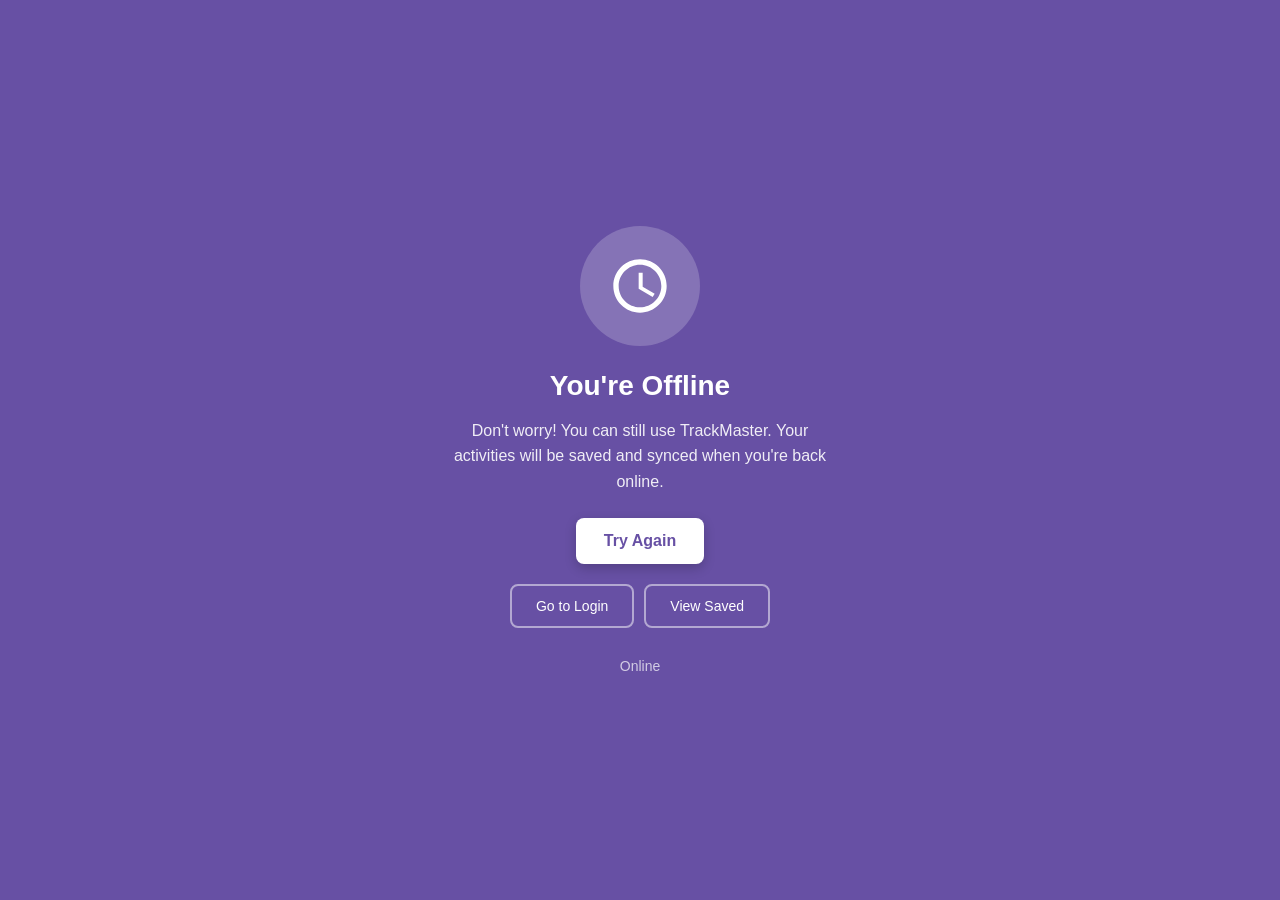
<file: offline.html>
<!DOCTYPE html>
<html lang="en">
<head>
  <meta charset="UTF-8">
  <meta name="viewport" content="width=device-width, initial-scale=1.0">
  <meta name="theme-color" content="#6750A4">
  <title>Offline - TrackMaster</title>
  <style>
    * {
      margin: 0;
      padding: 0;
      box-sizing: border-box;
    }
    
    body {
      font-family: 'Inter', -apple-system, BlinkMacSystemFont, sans-serif;
      background: #6750A4;
      color: white;
      height: 100vh;
      display: flex;
      align-items: center;
      justify-content: center;
      text-align: center;
      padding: 20px;
    }
    
    .offline-container {
      max-width: 400px;
    }
    
    .icon {
      font-size: 64px;
      margin-bottom: 24px;
      background: rgba(255,255,255,0.2);
      width: 120px;
      height: 120px;
      border-radius: 60px;
      display: flex;
      align-items: center;
      justify-content: center;
      margin: 0 auto 24px;
    }
    
    h1 {
      margin-bottom: 16px;
      font-size: 28px;
    }
    
    p {
      margin-bottom: 24px;
      opacity: 0.9;
      line-height: 1.6;
    }
    
    .retry-btn {
      background: white;
      color: #6750A4;
      border: none;
      padding: 14px 28px;
      border-radius: 8px;
      font-size: 16px;
      font-weight: 600;
      cursor: pointer;
      transition: all 0.3s;
      margin-bottom: 20px;
      box-shadow: 0 4px 12px rgba(0,0,0,0.2);
    }
    
    .retry-btn:hover {
      transform: translateY(-2px);
      box-shadow: 0 6px 16px rgba(0,0,0,0.3);
    }
    
    .retry-btn:active {
      transform: translateY(0);
    }
    
    .offline-actions {
      display: flex;
      gap: 10px;
      justify-content: center;
    }
    
    .secondary-btn {
      background: transparent;
      color: white;
      border: 2px solid rgba(255,255,255,0.5);
      padding: 12px 24px;
      border-radius: 8px;
      font-size: 14px;
      font-weight: 500;
      cursor: pointer;
      transition: all 0.3s;
    }
    
    .secondary-btn:hover {
      border-color: white;
    }
    
    .status {
      margin-top: 30px;
      font-size: 14px;
      opacity: 0.7;
    }
    
    @media (prefers-color-scheme: dark) {
      body {
        background: #1D1B20;
      }
    }
  </style>
</head>
<body>
  <div class="offline-container">
    <div class="icon">
      <svg width="64" height="64" viewBox="0 0 24 24" fill="none" xmlns="http://www.w3.org/2000/svg">
        <path d="M12 2C6.48 2 2 6.48 2 12s4.48 10 10 10 10-4.48 10-10S17.52 2 12 2zm0 18c-4.41 0-8-3.59-8-8s3.59-8 8-8 8 3.59 8 8-3.59 8-8 8zm-.5-13v6l5.25 3.15.75-1.23-4.5-2.67V7z" fill="white"/>
      </svg>
    </div>
    
    <h1>You're Offline</h1>
    
    <p>Don't worry! You can still use TrackMaster. Your activities will be saved and synced when you're back online.</p>
    
    <button class="retry-btn" onclick="retryConnection()">
      Try Again
    </button>
    
    <div class="offline-actions">
      <button class="secondary-btn" onclick="goToLogin()">
        Go to Login
      </button>
      
      <button class="secondary-btn" onclick="viewCached()">
        View Saved
      </button>
    </div>
    
    <div class="status" id="status">
      Checking connection...
    </div>
  </div>
  
  <script>
    function retryConnection() {
      document.getElementById('status').textContent = 'Attempting to reconnect...';
      
      if (navigator.onLine) {
        window.location.href = 'index.html';
      } else {
        setTimeout(() => {
          document.getElementById('status').textContent = 'Still offline. Please check your connection.';
        }, 2000);
      }
    }
    
    function goToLogin() {
      window.location.href = 'login.html';
    }
    
    function viewCached() {
      // Try to load from cache
      if ('caches' in window) {
        caches.match('/index.html').then(response => {
          if (response) {
            window.location.href = 'index.html';
          } else {
            alert('No cached version found. Please go to login.');
            window.location.href = 'login.html';
          }
        });
      } else {
        window.location.href = 'login.html';
      }
    }
    
    // Check connection periodically
    setInterval(() => {
      if (navigator.onLine) {
        document.getElementById('status').textContent = 'Connection restored! Redirecting...';
        setTimeout(() => {
          window.location.href = 'index.html';
        }, 1000);
      } else {
        document.getElementById('status').textContent = 'You are offline';
      }
    }, 3000);
    
    // Initial status
    document.getElementById('status').textContent = navigator.onLine ? 'Online' : 'Offline';
  </script>
</body>
</html>
</file>
<file: style.css>
/* style.css - Complete optimized version */
:root {
  /* Colors */
  --primary: #6750A4;
  --primary-light: #EADDFF;
  --on-primary: #FFFFFF;
  --surface: #FEF7FF;
  --surface-container: #F3EDF7;
  --on-surface: #1D1B20;
  --outline: #79747E;
  --error: #B3261E;
  --success: #0D904F;
  --warning: #FFC107;
  --info: #17A2B8;
  
  /* Shadows */
  --shadow: 0 2px 8px rgba(0,0,0,0.1);
  --shadow-lg: 0 4px 12px rgba(0,0,0,0.15);
  
  /* Border Radius */
  --radius-sm: 8px;
  --radius-md: 12px;
  --radius-lg: 16px;
  --radius-xl: 24px;
  --radius-full: 999px;
  
  /* Spacing */
  --spacing-xs: 4px;
  --spacing-sm: 8px;
  --spacing-md: 12px;
  --spacing-lg: 16px;
  --spacing-xl: 24px;
  --spacing-2xl: 32px;
  --spacing-3xl: 40px;
  
  /* Layout */
  --header-height: 64px;
  --safe-top: env(safe-area-inset-top, 0);
  --safe-bottom: env(safe-area-inset-bottom, 0);
}

/* Reset */
* {
  margin: 0;
  padding: 0;
  box-sizing: border-box;
  -webkit-tap-highlight-color: transparent;
}

/* Base */
html, body {
  width: 100%;
  height: 100%;
  overflow: hidden;
  font-family: 'Inter', -apple-system, BlinkMacSystemFont, sans-serif;
  background: var(--surface);
  color: var(--on-surface);
  -webkit-font-smoothing: antialiased;
}

/* App Container */
#app {
  width: 100%;
  height: 100%;
  position: relative;
  overflow: hidden;
}

/* App Shell */
.app-shell {
  width: 100%;
  height: 100%;
  display: flex;
  flex-direction: column;
}

/* App Bar */
.app-bar {
  background: var(--primary);
  color: var(--on-primary);
  padding: var(--spacing-md) var(--spacing-lg);
  padding-top: calc(var(--spacing-md) + var(--safe-top));
  display: flex;
  justify-content: space-between;
  align-items: center;
  z-index: 100;
  position: relative;
  box-shadow: var(--shadow);
}

.app-bar-content {
  display: flex;
  align-items: center;
  gap: var(--spacing-md);
  flex: 1;
}

.app-title {
  font-size: 20px;
  font-weight: 600;
  letter-spacing: -0.25px;
}

.app-actions {
  display: flex;
  align-items: center;
  gap: var(--spacing-sm);
}

/* Main Content */
.main-content {
  flex: 1;
  overflow: hidden;
  position: relative;
}

.page-container {
  width: 100%;
  height: 100%;
  overflow-y: auto;
  -webkit-overflow-scrolling: touch;
  padding: var(--spacing-lg);
  padding-bottom: calc(80px + var(--safe-bottom));
}

.page {
  width: 100%;
  min-height: 100%;
}

/* Bottom Navigation */
.bottom-nav {
  background: rgba(255, 255, 255, 0.95);
  backdrop-filter: blur(20px);
  -webkit-backdrop-filter: blur(20px);
  border-top: 1px solid rgba(0, 0, 0, 0.1);
  display: flex;
  justify-content: space-around;
  padding: var(--spacing-sm) var(--spacing-xs);
  padding-bottom: calc(var(--spacing-sm) + var(--safe-bottom));
  position: fixed;
  bottom: 0;
  left: 0;
  right: 0;
  z-index: 100;
}

.nav-item {
  display: flex;
  flex-direction: column;
  align-items: center;
  gap: var(--spacing-xs);
  color: var(--outline);
  text-decoration: none;
  padding: var(--spacing-sm);
  border-radius: var(--radius-lg);
  transition: all 0.2s;
  flex: 1;
  max-width: 80px;
}

.nav-item.active {
  color: var(--primary);
  background: var(--primary-light);
}

.nav-icon {
  font-size: 24px;
  width: 24px;
  height: 24px;
  display: flex;
  align-items: center;
  justify-content: center;
}

.nav-label {
  font-size: 11px;
  font-weight: 500;
  letter-spacing: 0.5px;
}

/* Floating Action Button */
.fab {
  position: fixed;
  bottom: calc(80px + var(--safe-bottom));
  right: var(--spacing-lg);
  width: 56px;
  height: 56px;
  border-radius: var(--radius-xl);
  background: var(--primary);
  color: var(--on-primary);
  border: none;
  box-shadow: var(--shadow-lg);
  display: flex;
  align-items: center;
  justify-content: center;
  cursor: pointer;
  z-index: 99;
  transition: all 0.2s;
}

.fab:active {
  transform: scale(0.95);
  box-shadow: var(--shadow);
}

/* Buttons */
.icon-button {
  width: 40px;
  height: 40px;
  border-radius: var(--radius-full);
  background: transparent;
  border: none;
  color: inherit;
  display: flex;
  align-items: center;
  justify-content: center;
  cursor: pointer;
  transition: background 0.2s;
}

.icon-button:active {
  background: rgba(255, 255, 255, 0.1);
}

.btn {
  padding: var(--spacing-md) var(--spacing-xl);
  border-radius: var(--radius-sm);
  border: none;
  font-size: 16px;
  font-weight: 600;
  font-family: inherit;
  cursor: pointer;
  transition: all 0.2s;
  display: inline-flex;
  align-items: center;
  justify-content: center;
  gap: var(--spacing-sm);
}

.btn-primary {
  background: var(--primary);
  color: var(--on-primary);
}

.btn-primary:active {
  background: #5A4790;
  transform: scale(0.98);
}

.btn-secondary {
  background: var(--surface-container);
  color: var(--on-surface);
  border: 1px solid var(--outline);
}

.btn-secondary:active {
  background: var(--surface);
  transform: scale(0.98);
}

.btn-full {
  width: 100%;
}

/* Cards */
.card {
  background: white;
  border-radius: var(--radius-md);
  padding: var(--spacing-lg);
  margin-bottom: var(--spacing-lg);
  box-shadow: var(--shadow);
  border: 1px solid rgba(0, 0, 0, 0.05);
}

.card-header {
  display: flex;
  justify-content: space-between;
  align-items: center;
  margin-bottom: var(--spacing-md);
}

.card-title {
  font-size: 16px;
  font-weight: 600;
  color: var(--primary);
  display: flex;
  align-items: center;
  gap: var(--spacing-sm);
}

/* Forms */
.form-group {
  margin-bottom: var(--spacing-lg);
}

.form-label {
  display: block;
  margin-bottom: var(--spacing-sm);
  font-weight: 500;
  font-size: 14px;
}

.form-label.required::after {
  content: '*';
  color: var(--error);
  margin-left: 4px;
}

.form-input {
  width: 100%;
  padding: var(--spacing-md);
  border: 1px solid var(--outline);
  border-radius: var(--radius-sm);
  font-size: 14px;
  font-family: inherit;
  background: white;
  transition: border-color 0.2s;
}

.form-input:focus {
  outline: none;
  border-color: var(--primary);
  box-shadow: 0 0 0 3px rgba(103, 80, 164, 0.1);
}

textarea.form-input {
  resize: vertical;
  min-height: 100px;
}

/* Stats Grid */
.stats-grid {
  display: grid;
  grid-template-columns: repeat(2, 1fr);
  gap: var(--spacing-md);
}

.stat-card {
  background: var(--surface-container);
  border-radius: var(--radius-sm);
  padding: var(--spacing-lg);
  text-align: center;
}

.stat-value {
  font-size: 24px;
  font-weight: 700;
  color: var(--primary);
  line-height: 1;
  margin-bottom: var(--spacing-xs);
}

.stat-label {
  font-size: 12px;
  color: var(--outline);
  font-weight: 500;
}

/* Activity List */
.activity-list {
  display: flex;
  flex-direction: column;
  gap: var(--spacing-md);
}

.activity-item {
  background: white;
  border-radius: var(--radius-md);
  padding: var(--spacing-lg);
  border-left: 4px solid var(--primary);
  box-shadow: var(--shadow);
  transition: transform 0.2s;
  cursor: pointer;
}

.activity-item:active {
  transform: scale(0.98);
}

.activity-item.pending {
  border-left-color: var(--warning);
}

.activity-header {
  display: flex;
  justify-content: space-between;
  margin-bottom: var(--spacing-sm);
}

.activity-date {
  font-size: 12px;
  color: var(--outline);
}

.activity-day {
  font-size: 12px;
  font-weight: 600;
  color: var(--primary);
}

.activity-description {
  font-size: 14px;
  margin-bottom: var(--spacing-sm);
  line-height: 1.5;
}

.activity-meta {
  display: flex;
  gap: var(--spacing-md);
  font-size: 12px;
  color: var(--outline);
}

.activity-meta-item {
  display: flex;
  align-items: center;
  gap: 4px;
}

/* Team Grid */
.team-grid {
  display: grid;
  grid-template-columns: 1fr;
  gap: var(--spacing-md);
}

.team-member {
  background: var(--surface-container);
  border-radius: var(--radius-md);
  padding: var(--spacing-lg);
  cursor: pointer;
  transition: transform 0.2s;
}

.team-member:active {
  transform: scale(0.98);
}

.member-header {
  display: flex;
  align-items: center;
  gap: var(--spacing-md);
  margin-bottom: var(--spacing-md);
}

.member-avatar {
  width: 48px;
  height: 48px;
  border-radius: var(--radius-full);
  background: var(--primary);
  color: white;
  display: flex;
  align-items: center;
  justify-content: center;
  font-weight: 600;
  font-size: 18px;
}

.member-info h4 {
  font-size: 16px;
  margin-bottom: 4px;
}

.member-role {
  font-size: 12px;
  color: var(--outline);
}

.member-id {
  font-size: 12px;
  color: var(--primary);
  font-weight: 600;
  margin-bottom: 4px;
}

.member-contact {
  font-size: 12px;
  color: var(--outline);
}

/* Report Types - Updated to match image */
.report-types {
  display: flex;
  flex-direction: column;
  gap: 12px;
  margin-bottom: 24px;
}

.report-type-card {
  background: var(--surface-container);
  border-radius: 16px;
  padding: 20px;
  display: flex;
  align-items: center;
  gap: 16px;
  cursor: pointer;
  transition: all 0.2s;
  border: 2px solid transparent;
  box-shadow: 0 2px 8px rgba(0,0,0,0.05);
}

.report-type-card.selected {
  border-color: var(--primary);
  background: var(--primary-light);
}

.report-icon {
  width: 48px;
  height: 48px;
  border-radius: 12px;
  background: white;
  color: var(--primary);
  display: flex;
  align-items: center;
  justify-content: center;
  font-size: 24px;
  box-shadow: 0 2px 4px rgba(0,0,0,0.1);
}

.report-type-card.selected .report-icon {
  background: var(--primary);
  color: white;
}

.report-text {
  flex: 1;
}

.report-title {
  font-size: 16px;
  font-weight: 600;
  color: var(--on-surface);
  margin-bottom: 4px;
}

.report-desc {
  font-size: 13px;
  color: var(--outline);
  line-height: 1.4;
}

.report-type-card.selected .report-title {
  color: var(--primary);
  font-weight: 600;
}

.report-type-card.selected .report-desc {
  color: var(--primary);
  opacity: 0.8;
}

@media (prefers-color-scheme: dark) {
  .report-icon {
    background: #2D2B30;
    color: var(--primary-light);
  }
  
  .report-type-card.selected .report-icon {
    background: var(--primary);
    color: white;
  }
}


/* Format Options */
.format-options {
  display: flex;
  gap: 12px;
  margin-top: 8px;
}

.format-option {
  flex: 1;
  padding: 12px;
  border: 2px solid var(--outline);
  border-radius: 8px;
  text-align: center;
  cursor: pointer;
  transition: all 0.2s;
}

.format-option.selected {
  border-color: var(--primary);
  background: var(--primary-light);
}

/* More Menu */
.more-menu {
  display: flex;
  flex-direction: column;
  gap: var(--spacing-sm);
}

.more-item {
  display: flex;
  align-items: center;
  gap: var(--spacing-lg);
  padding: var(--spacing-lg);
  background: var(--surface-container);
  border-radius: var(--radius-md);
  cursor: pointer;
  transition: all 0.2s;
}

.more-item:active {
  transform: scale(0.98);
  background: var(--primary-light);
}

.more-icon {
  width: 40px;
  height: 40px;
  border-radius: var(--radius-full);
  background: var(--primary-light);
  color: var(--primary);
  display: flex;
  align-items: center;
  justify-content: center;
}

.more-content {
  flex: 1;
}

.more-title {
  font-weight: 600;
  margin-bottom: 4px;
}

.more-subtitle {
  font-size: 12px;
  color: var(--outline);
}

.version-info {
  text-align: center;
  padding: var(--spacing-xl);
  color: var(--outline);
  font-size: 12px;
}

/* Offline Indicator */
.offline-indicator {
  position: fixed;
  top: calc(64px + var(--safe-top));
  left: 0;
  right: 0;
  background: var(--warning);
  color: white;
  text-align: center;
  padding: var(--spacing-sm);
  font-size: 14px;
  font-weight: 500;
  z-index: 99;
  animation: slideDown 0.3s ease;
  display: flex;
  align-items: center;
  justify-content: center;
  gap: var(--spacing-sm);
}

@keyframes slideDown {
  from { transform: translateY(-100%); }
  to { transform: translateY(0); }
}

/* Loading States */
.loading-overlay {
  display: none;
  position: fixed;
  top: 0;
  left: 0;
  right: 0;
  bottom: 0;
  background: rgba(0,0,0,0.5);
  z-index: 2000;
  flex-direction: column;
  align-items: center;
  justify-content: center;
  color: white;
}

.spinner {
  width: 48px;
  height: 48px;
  border: 4px solid rgba(255,255,255,0.3);
  border-top-color: white;
  border-radius: 50%;
  animation: spin 1s linear infinite;
  margin-bottom: 16px;
}

@keyframes spin {
  to { transform: rotate(360deg); }
}

/* Toast */
.toast-container {
  position: fixed;
  bottom: calc(80px + var(--safe-bottom) + var(--spacing-lg));
  left: 0;
  right: 0;
  z-index: 2000;
  display: flex;
  flex-direction: column;
  align-items: center;
  pointer-events: none;
}

.toast {
  background: var(--on-surface);
  color: white;
  padding: 12px 24px;
  border-radius: var(--radius-full);
  font-size: 14px;
  font-weight: 500;
  box-shadow: var(--shadow-lg);
  animation: slideUp 0.3s ease;
  margin-bottom: var(--spacing-sm);
  max-width: 90%;
  text-align: center;
}

.toast.success {
  background: var(--success);
}

.toast.error {
  background: var(--error);
}

.toast.warning {
  background: var(--warning);
  color: var(--on-surface);
}

.toast.info {
  background: var(--info);
}

@keyframes slideUp {
  from {
    transform: translateY(100%);
    opacity: 0;
  }
  to {
    transform: translateY(0);
    opacity: 1;
  }
}

/* Dark Mode */
@media (prefers-color-scheme: dark) {
  :root {
    --surface: #1D1B20;
    --surface-container: #2D2B30;
    --on-surface: #E6E1E5;
  }
  
  .card,
  .activity-item {
    background: var(--surface-container);
  }
  
  .stat-card {
    background: rgba(255, 255, 255, 0.05);
  }
  
  .bottom-nav {
    background: rgba(45, 45, 45, 0.95);
    border-top: 1px solid rgba(255, 255, 255, 0.1);
  }
  
  .form-input {
    background: rgba(255, 255, 255, 0.05);
    border-color: rgba(255, 255, 255, 0.2);
    color: var(--on-surface);
  }
}

/* Tablet and Desktop */
@media (min-width: 768px) {
  body {
    max-width: 480px;
    margin: 0 auto;
    box-shadow: 0 0 40px rgba(0,0,0,0.1);
  }
  
  .bottom-nav {
    max-width: 480px;
    left: 50%;
    transform: translateX(-50%);
  }
  
  .fab {
    right: calc(50% - 240px + var(--spacing-lg));
  }
}

/* Loading Skeleton */
.skeleton {
  background: linear-gradient(90deg, #f0f0f0 25%, #e0e0e0 50%, #f0f0f0 75%);
  background-size: 200% 100%;
  animation: loading 1.5s infinite;
  border-radius: var(--radius-sm);
}

@keyframes loading {
  0% { background-position: 200% 0; }
  100% { background-position: -200% 0; }
}

/* Additional styles for tabs */
.nav-item {
  cursor: pointer;
}

.nav-item.active {
  color: var(--primary);
  background: var(--primary-light);
}

.filter-bar {
  display: flex;
  gap: 10px;
  margin-bottom: 20px;
  overflow-x: auto;
  padding: 5px 0;
  -webkit-overflow-scrolling: touch;
}

.filter-chip {
  padding: 8px 16px;
  border-radius: 20px;
  background: var(--surface-container);
  border: none;
  cursor: pointer;
  white-space: nowrap;
  font-size: 14px;
  transition: all 0.2s;
}

.filter-chip.active {
  background: var(--primary);
  color: white;
}

.filter-chip:active {
  transform: scale(0.95);
}

.badge {
  background: var(--primary-light);
  color: var(--primary);
  padding: 4px 8px;
  border-radius: 12px;
  font-size: 12px;
  font-weight: 500;
}

/* Activity item hover effect */
.activity-item {
  cursor: pointer;
  transition: transform 0.2s, box-shadow 0.2s;
}

.activity-item:hover {
  transform: translateX(4px);
  box-shadow: 0 4px 12px rgba(0,0,0,0.1);
}

.activity-item.pending {
  border-left-color: var(--warning);
}

/* Team member hover */
.team-member {
  cursor: pointer;
  transition: transform 0.2s;
}

.team-member:active {
  transform: scale(0.98);
}

/* More item hover */
.more-item {
  cursor: pointer;
  transition: background 0.2s;
}

.more-item:active {
  background: var(--primary-light);
}
</file>
